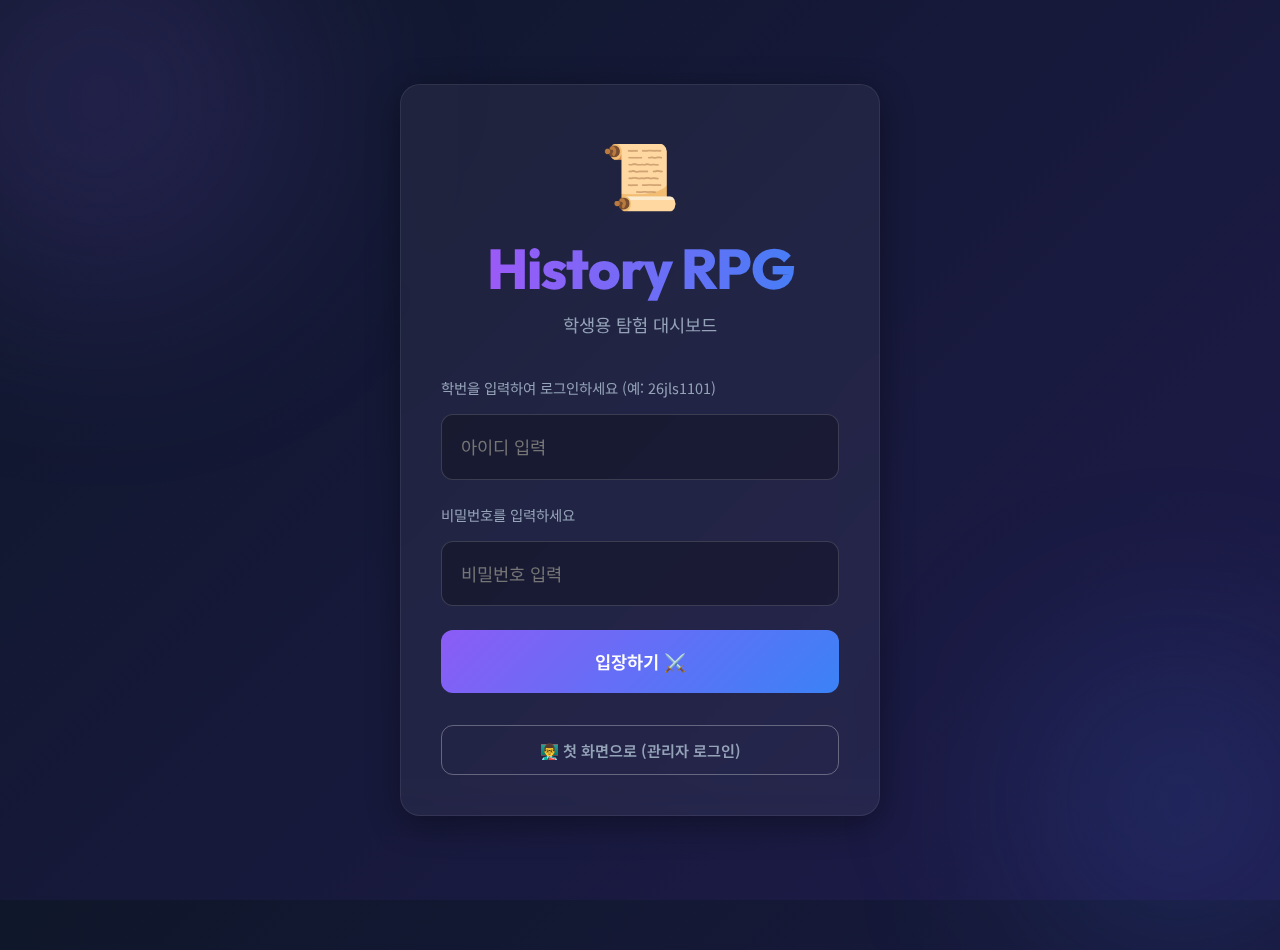
<file: index.html>
<!DOCTYPE html>
<html lang="ko">

<head>
    <meta charset="UTF-8">
    <meta name="viewport" content="width=device-width, initial-scale=1.0">
    <title>히스토리 RPG 대시보드</title>
    <!-- 구글 폰트 불러오기 (초현대적이고 깔끔한 폰트) -->
    <link rel="preconnect" href="https://fonts.googleapis.com">
    <link rel="preconnect" href="https://fonts.gstatic.com" crossorigin>
    <link
        href="https://fonts.googleapis.com/css2?family=Outfit:wght@300;400;600;800&family=Noto+Sans+KR:wght@300;400;500;700&display=swap"
        rel="stylesheet">
    <link rel="stylesheet" href="style.css">
</head>

<body>
    <!-- 배경 이펙트 요소 -->
    <div class="bg-shape circle-1"></div>
    <div class="bg-shape circle-2"></div>

    <div id="app">
        <!-- 1. 로그인 화면 -->
        <section id="login-screen" class="screen active">
            <div class="glass-card login-card">
                <div class="logo-icon">📜</div>
                <h1>History RPG</h1>
                <p class="subtitle">학생용 탐험 대시보드</p>

                <div class="input-group">
                    <label for="student-id">학번을 입력하여 로그인하세요 (예: 26jls1101)</label>
                    <input type="text" id="student-id" placeholder="아이디 입력" autocomplete="off" maxlength="15">
                    <label for="student-pwd" style="margin-top: 0.5rem;">비밀번호를 입력하세요</label>
                    <input type="password" id="student-pwd" placeholder="비밀번호 입력" autocomplete="off" maxlength="15">
                    <button id="login-btn" class="primary-btn glow-effect" style="margin-top: 0.5rem;">입장하기 ⚔️</button>
                    <button id="show-admin-login-btn" type="button" class="outline-btn sm-btn"
                        style="margin-top: 1rem; width: 100%;">👨‍🏫 첫 화면으로 (관리자 로그인)</button>
                </div>
                <p id="login-err" class="error-msg">올바른 학번 형식을 입력해주세요 (6자 이상).</p>
            </div>
        </section>

        <!-- 1-B. 교사(관리자) 화면 진입 로그인 화면 -->
        <section id="admin-login-screen" class="screen" style="max-width: 480px; margin: 0 auto; text-align: center;">
            <div class="glass-card login-card">
                <div class="logo-icon" style="font-size: 3rem; margin-bottom: 1rem;">🔐</div>
                <h2 style="margin-bottom: 0.5rem; color: #fff;">관리자 권한 인증</h2>
                <p class="subtitle" style="margin-bottom: 2rem;">선생님 비밀번호를 입력해주세요.</p>

                <div class="input-group">
                    <input type="password" id="admin-pwd-input" placeholder="비밀번호 입력" autocomplete="off">
                    <button id="admin-login-submit-btn" class="primary-btn glow-effect">인증하기</button>
                    <button id="admin-login-cancel-btn" class="outline-btn" style="margin-top: 0.5rem; width: 100%;">학생
                        화면으로</button>
                    <p id="admin-login-err" class="error-msg">비밀번호가 일치하지 않습니다.</p>
                </div>
            </div>
        </section>

        <!-- 2. 대시보드 화면 -->
        <section id="dashboard-screen" class="screen">
            <header class="dash-header glass-card">
                <div class="user-info">
                    <div class="avatar-sm" id="display-highest-stat-icon">🛡️</div>
                    <div>
                        <h2><span id="display-id" class="highlight-text"></span> 님의 프로필</h2>
                        <div class="user-badges" style="margin-bottom: 0.8rem;">
                            <span class="badge level-badge clickable-badge" id="display-level" title="레벨/칭호 안내 보기">Lv.
                                1</span>
                            <span class="badge title-badge clickable-badge" id="display-title"
                                title="레벨/칭호 안내 보기">훈련병</span>
                            <span class="badge exp-badge">EXP <span id="display-exp">0</span></span>
                        </div>
                        <div class="profile-details">
                            <div class="profile-img-box" id="profile-img-box">
                                <span id="profile-img-placeholder">📸</span>
                            </div>
                            <div class="profile-text-box">
                                <p class="profile-bio" id="display-bio">역사를 탐구하는 탐험가입니다. 아직 생애나 업적이 기록되지 않았습니다.</p>
                                <button id="edit-profile-btn" type="button" class="sm-btn outline-btn"
                                    style="margin-top: 0.5rem; font-size: 0.8rem; position: relative; z-index: 20; pointer-events: auto;">✏️
                                    프로필 편집</button>
                            </div>
                        </div>
                    </div>
                </div>
                <div style="display: flex; gap: 0.5rem; position: relative; z-index: 10;">
                    <button id="teacher-mode-btn" type="button" class="sm-btn outline-btn"
                        style="border-color: rgba(16, 185, 129, 0.4); color: #6ee7b7; pointer-events: auto;">교사
                        화면</button>
                    <button id="logout-btn" type="button" class="sm-btn outline-btn"
                        style="pointer-events: auto;">로그아웃</button>
                </div>
            </header>

            <div class="dashboard-grid">
                <!-- 능력치 시각화 카드 -->
                <div class="glass-card stats-card slide-in-left">
                    <div class="card-header">
                        <h3>📊 나의 능력치</h3>
                        <span class="badge power-badge">전투력(Power) <span id="display-power">0</span></span>
                    </div>

                    <div class="stats-container">
                        <div class="stat-group">
                            <div class="stat-label">
                                <span class="stat-name">💪 힘 (Strength)</span>
                                <span class="stat-val str-text" id="stat-str-val">0</span>
                            </div>
                            <div class="progress-bar">
                                <div class="progress-fill str-fill" id="stat-str"></div>
                            </div>
                        </div>

                        <div class="stat-group">
                            <div class="stat-label">
                                <span class="stat-name">🧠 지력 (Intelligence)</span>
                                <span class="stat-val int-text" id="stat-int-val">0</span>
                            </div>
                            <div class="progress-bar">
                                <div class="progress-fill int-fill" id="stat-int"></div>
                            </div>
                        </div>

                        <div class="stat-group">
                            <div class="stat-label">
                                <span class="stat-name">✨ 매력 (Charisma)</span>
                                <span class="stat-val cha-text" id="stat-cha-val">0</span>
                            </div>
                            <div class="progress-bar">
                                <div class="progress-fill cha-fill" id="stat-cha"></div>
                            </div>
                        </div>
                    </div>
                </div>

                <!-- 활동 기록 (텍스트 에어리어) -->
                <div class="glass-card activity-card slide-in-right">
                    <div class="card-header">
                        <h3 style="display: flex; align-items: center; justify-content: space-between; width: 100%;">
                            <span>📜 교훈 일지 (활동 기록)</span>
                            <span id="log-limit-text"
                                style="font-size: 0.9rem; color: #94a3b8; font-weight: normal;">(오늘 남은 제출 횟수:
                                3/3)</span>
                        </h3>
                    </div>
                    <p class="section-desc">오늘 수업 혹은 자습을 통해 얻은 역사적 지식과 깨달음을 기록하세요.</p>

                    <textarea id="activity-log" placeholder="오늘은 어떤 역사를 탐구했나요? (내용은 브라우저에 자동 저장됩니다)"></textarea>

                    <div class="action-row">
                        <span id="save-status"></span>
                        <button id="save-activity-btn" class="primary-btn sm-btn">기록 저장하기 💾</button>
                    </div>
                </div>
            </div>

            <!-- 네비게이션 액션 (갤러리 이동) -->
            <div class="nav-actions slide-in-up">
                <button id="view-gallery-btn" class="secondary-btn glow-effect">
                    👥 다른 학생(더미) 카드 갤러리 보기
                </button>
            </div>
        </section>

        <!-- 3. 더미 학생 갤러리 화면 -->
        <section id="gallery-screen" class="screen">
            <header class="dash-header glass-card push-down">
                <button id="back-to-dash-btn" class="sm-btn outline-btn">⬅ 대시보드로 복귀</button>
                <h2>동료 탐험가 갤러리</h2>
                <div style="width: 100px;"></div> <!-- 정렬용 여백 -->
            </header>

            <div class="gallery-grid" id="gallery-container">
                <!-- JS에서 더미 카드 6개가 여기에 주입됩니다 -->
            </div>
        </section>

        <!-- 4. 프로필 편집 모달 (오버레이) -->
        <div id="profile-edit-modal" class="modal-overlay" style="display: none;">
            <div class="glass-card modal-content slide-in-up">
                <h3>✏️ 프로필 편집</h3>
                <div class="input-group" style="margin-top: 1rem;">
                    <label>대표 이미지 등록 (권장: 정방형)</label>
                    <input type="file" id="profile-img-input" accept="image/*"
                        style="color: #fff; background: rgba(0,0,0,0.3); padding: 0.5rem; border-radius: 5px;">
                    <div id="profile-img-preview"
                        style="width: 100px; height: 100px; border-radius: 10px; background: rgba(255,255,255,0.1); margin: 0.5rem auto; display: flex; align-items: center; justify-content: center; overflow: hidden;">
                        <span style="font-size: 2rem; color: #94a3b8;">📸</span>
                    </div>
                </div>
                <div class="input-group">
                    <label>상세 프로필 정보</label>
                    <div style="display: flex; gap: 0.5rem;">
                        <button id="open-life-modal-btn" class="secondary-btn glow-effect"
                            style="flex: 1; padding: 0.8rem; font-size: 0.9rem;">📝 생애 작성하기</button>
                        <button id="open-achievement-modal-btn" class="secondary-btn glow-effect"
                            style="flex: 1; padding: 0.8rem; font-size: 0.9rem;">🏆 주요 업적 작성하기</button>
                    </div>
                </div>
                <div style="display: flex; gap: 0.5rem; justify-content: flex-end; margin-top: 1rem;">
                    <button id="cancel-profile-btn" class="outline-btn sm-btn">취소</button>
                    <button id="save-profile-btn" class="primary-btn sm-btn">저장하기</button>
                </div>
            </div>
        </div>

        <!-- 서브 모달 1: 생애 작성 모달 -->
        <div id="sub-modal-life" class="modal-overlay" style="display: none; z-index: 1000;">
            <div class="glass-card modal-content slide-in-up" style="max-width: 400px; padding: 2rem;">
                <h3 style="margin-bottom: 1rem;">📝 생애 작성</h3>
                <textarea id="temp-life-input" placeholder="자신의 역사적 정체성이나 생애 흐름을 기록하세요."
                    style="min-height: 120px;"></textarea>
                <div style="display: flex; gap: 0.5rem; justify-content: flex-end; margin-top: 1rem;">
                    <button id="sub-cancel-life-btn" class="outline-btn sm-btn">취소</button>
                    <button id="sub-confirm-life-btn" class="primary-btn sm-btn">확인</button>
                </div>
            </div>
        </div>

        <!-- 서브 모달 2: 업적 작성 모달 -->
        <div id="sub-modal-achievement" class="modal-overlay" style="display: none; z-index: 1000;">
            <div class="glass-card modal-content slide-in-up" style="max-width: 400px; padding: 2rem;">
                <h3 style="margin-bottom: 1rem;">🏆 주요 업적 작성</h3>
                <textarea id="temp-achievement-input" placeholder="이루어낸 가장 큰 업적이나 자랑스러운 일을 기록하세요."
                    style="min-height: 120px;"></textarea>
                <div style="display: flex; gap: 0.5rem; justify-content: flex-end; margin-top: 1rem;">
                    <button id="sub-cancel-achievement-btn" class="outline-btn sm-btn">취소</button>
                    <button id="sub-confirm-achievement-btn" class="primary-btn sm-btn">확인</button>
                </div>
            </div>
        </div>

        <!-- 5. 교사 화면 진입 비밀번호 모달 (오버레이) -->
        <div id="teacher-pwd-modal" class="modal-overlay" style="display: none; z-index: 1000;">
            <div class="glass-card modal-content slide-in-up"
                style="max-width: 350px; padding: 2rem; text-align: center;">
                <h3 style="margin-bottom: 1rem;">👨‍🏫 교사 권한 확인</h3>
                <p style="font-size: 0.9rem; color: #94a3b8; margin-bottom: 1rem;">교사 비밀번호를 입력해주세요.</p>
                <input type="password" id="teacher-pwd-input" placeholder="****" autocomplete="off"
                    style="margin-bottom: 1rem; text-align: center;">
                <div style="display: flex; gap: 0.5rem; justify-content: center;">
                    <button id="teacher-pwd-cancel-btn" class="outline-btn sm-btn">취소</button>
                    <button id="teacher-pwd-submit-btn" class="primary-btn sm-btn">확인</button>
                </div>
                <p id="teacher-pwd-err" class="error-msg" style="margin-top: 0.5rem;">비밀번호가 일치하지 않습니다.</p>
            </div>
        </div>
        <!-- 6. 레벨/칭호 안내 가이드 모달 (오버레이) -->
        <div id="level-guide-modal" class="modal-overlay" style="display: none; z-index: 1000;">
            <div class="glass-card modal-content slide-in-up" style="max-width: 450px; padding: 2rem;">
                <h3 style="margin-bottom: 1.5rem; text-align: center;">🌟 레벨 및 칭호 안내</h3>

                <div style="display: flex; flex-direction: column; gap: 1rem; margin-bottom: 2rem;">
                    <!-- 각 등급표 안내 -->
                    <div
                        style="display: flex; justify-content: space-between; align-items: center; border-bottom: 1px solid rgba(255,255,255,0.1); padding-bottom: 0.5rem;">
                        <span style="font-weight: 700; color: #fcd34d;">Lv. 1 <span
                                style="color: #6ee7b7; margin-left: 0.5rem;">훈련병</span></span>
                        <span style="color: #94a3b8; font-size: 0.9rem;">기본 부여 (0 EXP)</span>
                    </div>
                    <div
                        style="display: flex; justify-content: space-between; align-items: center; border-bottom: 1px solid rgba(255,255,255,0.1); padding-bottom: 0.5rem;">
                        <span style="font-weight: 700; color: #fcd34d;">Lv. 2 <span
                                style="color: #6ee7b7; margin-left: 0.5rem;">탐험가</span></span>
                        <span style="color: #94a3b8; font-size: 0.9rem;">20 EXP 필요</span>
                    </div>
                    <div
                        style="display: flex; justify-content: space-between; align-items: center; border-bottom: 1px solid rgba(255,255,255,0.1); padding-bottom: 0.5rem;">
                        <span style="font-weight: 700; color: #fcd34d;">Lv. 3 <span
                                style="color: #6ee7b7; margin-left: 0.5rem;">전략가</span></span>
                        <span style="color: #94a3b8; font-size: 0.9rem;">50 EXP 필요</span>
                    </div>
                    <div
                        style="display: flex; justify-content: space-between; align-items: center; border-bottom: 1px solid rgba(255,255,255,0.1); padding-bottom: 0.5rem;">
                        <span style="font-weight: 700; color: #fcd34d;">Lv. 4 <span
                                style="color: #6ee7b7; margin-left: 0.5rem;">사관</span></span>
                        <span style="color: #94a3b8; font-size: 0.9rem;">90 EXP 필요</span>
                    </div>
                    <div
                        style="display: flex; justify-content: space-between; align-items: center; border-bottom: 1px solid rgba(255,255,255,0.1); padding-bottom: 0.5rem;">
                        <span style="font-weight: 700; color: #fcd34d;">Lv. 5 <span
                                style="color: #6ee7b7; margin-left: 0.5rem;">영웅</span></span>
                        <span style="color: #94a3b8; font-size: 0.9rem;">140 EXP 필요</span>
                    </div>
                </div>

                <div style="display: flex; justify-content: center;">
                    <button id="close-level-guide-btn" class="primary-btn sm-btn" style="width: 100%;">확인했습니다</button>
                </div>
            </div>
        </div>

        <!-- 7. 갤러리 상세 프로필 모달 -->
        <div id="gallery-profile-modal" class="modal-overlay" style="display: none; z-index: 1000;">
            <div class="glass-card modal-content slide-in-up" style="max-width: 480px; padding: 2.5rem 2rem;">

                <!-- 상단 프로필 영역 -->
                <div
                    style="display: flex; gap: 1.5rem; align-items: center; border-bottom: 1px solid rgba(255,255,255,0.1); padding-bottom: 1.5rem; margin-bottom: 1.5rem;">
                    <div id="gp-img-box"
                        style="width: 100px; height: 100px; border-radius: 20px; background: rgba(255,255,255,0.1); display: flex; align-items: center; justify-content: center; overflow: hidden; flex-shrink: 0; box-shadow: 0 4px 6px rgba(0,0,0,0.2);">
                        <span style="font-size: 3.5rem;">👤</span>
                    </div>
                    <div style="flex: 1;">
                        <h2 id="gp-id"
                            style="margin-bottom: 0.5rem; font-size: 1.8rem; letter-spacing: 0.5px; color: #f8fafc;">학번
                        </h2>
                        <div class="user-badges">
                            <span class="badge level-badge" id="gp-level"
                                style="font-size: 0.9rem; padding: 0.4rem 0.8rem;">Lv. 1</span>
                            <span class="badge title-badge" id="gp-title"
                                style="font-size: 0.9rem; padding: 0.4rem 0.8rem;">칭호</span>
                        </div>
                    </div>
                </div>

                <!-- 능력치 영역 -->
                <div class="stats-container"
                    style="background: rgba(0,0,0,0.15); border-radius: 12px; padding: 1.2rem; border: 1px solid rgba(255,255,255,0.05); margin-bottom: 1.5rem; gap: 1rem;">
                    <div class="stat-group">
                        <div class="stat-label" style="font-size: 0.95rem; margin-bottom: 0.3rem;">
                            <span class="stat-name">💪 힘 (Strength)</span>
                            <span class="stat-val str-text" id="gp-str">0</span>
                        </div>
                        <div class="progress-bar" style="height: 10px;">
                            <div class="progress-fill str-fill" id="gp-str-fill" style="width: 0%;"></div>
                        </div>
                    </div>
                    <div class="stat-group">
                        <div class="stat-label" style="font-size: 0.95rem; margin-bottom: 0.3rem;">
                            <span class="stat-name">🧠 지력 (Intelligence)</span>
                            <span class="stat-val int-text" id="gp-int">0</span>
                        </div>
                        <div class="progress-bar" style="height: 10px;">
                            <div class="progress-fill int-fill" id="gp-int-fill" style="width: 0%;"></div>
                        </div>
                    </div>
                    <div class="stat-group">
                        <div class="stat-label" style="font-size: 0.95rem; margin-bottom: 0.3rem;">
                            <span class="stat-name">✨ 매력 (Charisma)</span>
                            <span class="stat-val cha-text" id="gp-cha">0</span>
                        </div>
                        <div class="progress-bar" style="height: 10px;">
                            <div class="progress-fill cha-fill" id="gp-cha-fill" style="width: 0%;"></div>
                        </div>
                    </div>
                </div>

                <!-- 생애 및 업적 영역 -->
                <div style="background: rgba(255,255,255,0.03); border-radius: 12px; padding: 1.5rem;">
                    <div style="margin-bottom: 1.5rem;">
                        <h3
                            style="margin-bottom: 0.6rem; font-size: 1.1rem; color: #fcd34d; display: flex; align-items: center; gap: 0.5rem;">
                            <span style="font-size:1.2rem;">📖</span> 생애
                        </h3>
                        <p id="gp-life"
                            style="color: #cbd5e1; font-size: 0.95rem; line-height: 1.7; white-space: pre-wrap;">기록 없음
                        </p>
                    </div>
                    <div>
                        <h3
                            style="margin-bottom: 0.6rem; font-size: 1.1rem; color: #fcd34d; display: flex; align-items: center; gap: 0.5rem;">
                            <span style="font-size:1.2rem;">🏆</span> 주요 업적
                        </h3>
                        <p id="gp-achievement"
                            style="color: #cbd5e1; font-size: 0.95rem; line-height: 1.7; white-space: pre-wrap;">기록 없음
                        </p>
                    </div>
                </div>

                <div style="display: flex; justify-content: center; margin-top: 2rem;">
                    <button id="close-gp-modal-btn" class="primary-btn sm-btn"
                        style="width: 100%; font-size: 1rem; padding: 1rem;">확인했습니다</button>
                </div>
            </div>
        </div>
    </div>

    <!-- 로직 스크립트 연결 -->
    <script src="app.js"></script>
</body>

</html>
</file>
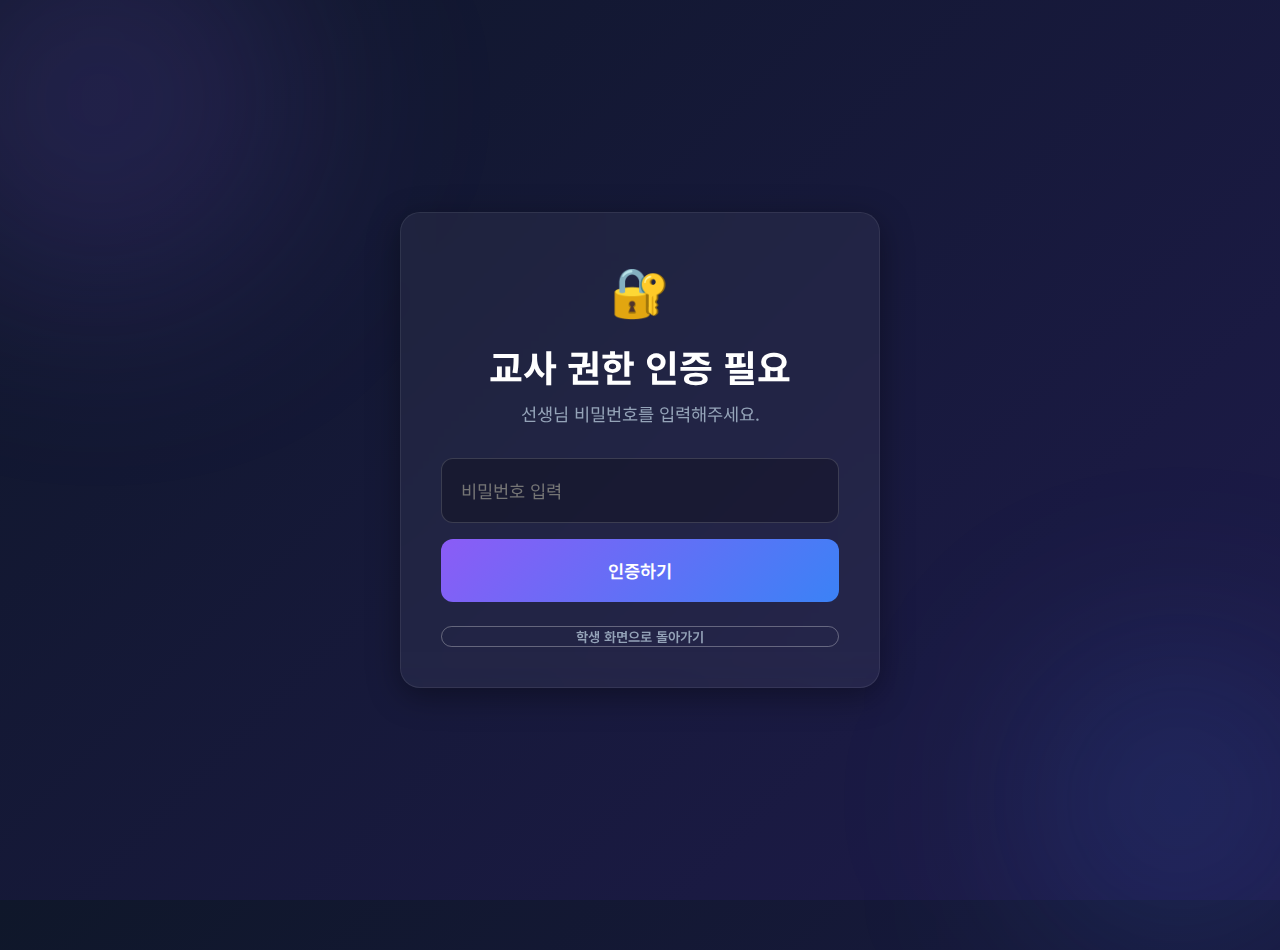
<file: teacher.html>
<!DOCTYPE html>
<html lang="ko">

<head>
    <meta charset="UTF-8">
    <meta name="viewport" content="width=device-width, initial-scale=1.0">
    <title>히스토리 RPG - 교사 대시보드</title>
    <link rel="preconnect" href="https://fonts.googleapis.com">
    <link rel="preconnect" href="https://fonts.gstatic.com" crossorigin>
    <link
        href="https://fonts.googleapis.com/css2?family=Outfit:wght@300;400;600;800&family=Noto+Sans+KR:wght@300;400;500;700&display=swap"
        rel="stylesheet">
    <link rel="stylesheet" href="style.css">
    <link rel="stylesheet" href="teacher.css">
</head>

<body>
    <div class="bg-shape circle-1"></div>
    <div class="bg-shape circle-2"></div>

    <div id="app" class="teacher-app">
        <!-- 로그인 필요 알림 화면 -->
        <section id="auth-screen" class="screen main-auth active"
            style="max-width: 480px; margin: 0 auto; text-align: center;">
            <div class="glass-card login-card mt-10">
                <div class="logo-icon" style="font-size: 3rem; margin-bottom: 1rem;">🔐</div>
                <h2 style="margin-bottom: 0.5rem; color: #fff;">교사 권한 인증 필요</h2>
                <p class="subtitle" style="margin-bottom: 2rem;">선생님 비밀번호를 입력해주세요.</p>

                <div class="input-group">
                    <input type="password" id="teacher-pwd-input" placeholder="비밀번호 입력" autocomplete="off">
                    <button id="teacher-login-btn" class="primary-btn glow-effect">인증하기</button>
                    <button id="back-to-student-btn" class="outline-btn" style="margin-top: 0.5rem; width: 100%;">학생
                        화면으로 돌아가기</button>
                    <p id="teacher-login-err" class="error-msg">비밀번호가 일치하지 않습니다.</p>
                </div>
            </div>
        </section>

        <!-- 대시보드 화면 -->
        <section id="teacher-dashboard" class="screen" style="display: none;">
            <header class="dash-header glass-card">
                <div class="user-info">
                    <div class="avatar-sm">🎓</div>
                    <div>
                        <h2>교사 대시보드</h2>
                        <div class="user-badges">
                            <span class="badge" style="background: rgba(255,255,255,0.2);">관리자 모드</span>
                        </div>
                    </div>
                </div>
                <div style="display: flex; gap: 0.5rem;">
                    <button id="student-mode-btn" class="sm-btn outline-btn"
                        style="border-color: rgba(59, 130, 246, 0.4); color: #93c5fd;">학생 메뉴 복귀</button>
                    <button id="teacher-logout-btn" class="sm-btn outline-btn"
                        style="border-color: rgba(239, 68, 68, 0.4); color: #fca5a5;">권한 해제</button>
                </div>
            </header>

            <!-- 통계 섹션 -->
            <div class="dashboard-grid teacher-grid">
                <!-- 상단 3개 통계 -->
                <div class="glass-card stat-box slide-in-up" style="animation-delay: 0.1s;">
                    <div class="stat-title">오늘 승인 수</div>
                    <div class="stat-value" id="stat-today-subs">0</div>
                </div>
                <div class="glass-card stat-box slide-in-up" style="animation-delay: 0.2s;">
                    <div class="stat-title">누적 승인 수</div>
                    <div class="stat-value int-text" id="stat-approved-subs">0</div>
                </div>
                <div class="glass-card stat-box slide-in-up" style="animation-delay: 0.3s;">
                    <div class="stat-title">학생 평균 레벨</div>
                    <div class="stat-value str-text" id="stat-avg-level">Lv. 0</div>
                </div>
            </div>

            <!-- TOP 3 학생 목록 섹션 -->
            <div class="glass-card full-width-card slide-in-up" style="margin-bottom: 2rem; animation-delay: 0.35s;">
                <div class="card-header" style="margin-bottom: 1rem;">
                    <h3>🏆 최우수 탐험가 TOP 3 (전투력 기준)</h3>
                </div>
                <div class="top3-list" id="top3-container"
                    style="display: flex; gap: 1rem; justify-content: space-around; flex-wrap: wrap;">
                    <!-- JS에서 렌더링 -->
                    <div style="color: #94a3b8; text-align: center; width: 100%;">데이터가 없습니다.</div>
                </div>
            </div>

            <!-- 학생 통합 능력치 관리 섹션 -->
            <div class="glass-card full-width-card slide-in-up" style="margin-bottom: 2rem; animation-delay: 0.38s;">
                <div class="card-header" style="margin-bottom: 1rem;">
                    <h3>👥 전체 학생 능력치 직접 수정</h3>
                </div>
                <div class="student-manager-list" id="student-manager-container">
                    <!-- JS에서 학생별 관리 카드 렌더링 -->
                    <div style="color: #94a3b8; text-align: center; padding: 1rem;">제출 기록이 있는 학생부터 표시됩니다.</div>
                </div>
            </div>

            <!-- 제출 목록 목록 섹션 -->
            <div class="glass-card full-width-card slide-in-up" style="animation-delay: 0.4s;">
                <div class="card-header">
                    <h3>📝 학생 탐험 일지 제출 목록</h3>
                </div>

                <div class="submission-list" id="submission-container">
                    <!-- JS에서 제출 아이템들이 렌더링 됩니다 -->
                </div>
            </div>
        </section>
    </div>

    <!-- 교사 로직 스크립트 연결 -->
    <script src="teacher.js"></script>
</body>

</html>
</file>
<file: style.css>
﻿/* ===== CSS 변??�?기본 ?�마 ?�정 ===== */
:root {
    /* ?�도?�는 ?�크/?�주/마법 ?�마 ?�상 */
    --bg-color-1: #0f172a;

    /* === ?�?�보??- ?�로???�역 ?��???=== */
    .profile-details {
        display: flex;
        align-items: center;
        gap: 1rem;
        margin-top: 0.5rem;
        background: rgba(0, 0, 0, 0.15);
        padding: 1.2rem;
        border-radius: 10px;
        border: 1px solid rgba(255, 255, 255, 0.05);
    }

    .profile-img-box {
        width: 120px;
        height: 120px;
        border-radius: 12px;
        background: rgba(255, 255, 255, 0.1);
        display: flex;
        justify-content: center;
        align-items: center;
        overflow: hidden;
        flex-shrink: 0;
        box-shadow: 0 4px 6px rgba(0, 0, 0, 0.1);
    }

    .profile-img-box img {
        width: 100%;
        height: 100%;
        object-fit: cover;
    }

    .profile-img-placeholder {
        font-size: 2.2rem;
        color: #94a3b8;
    }

    .profile-text-box {
        flex: 1;
    }

    .profile-bio {
        font-size: 0.9rem;
        line-height: 1.4;
        color: #e2e8f0;
        margin-bottom: 0.5rem;
        display: -webkit-box;
        -webkit-line-clamp: 3;
        -webkit-box-orient: vertical;
        overflow: hidden;
    }

    /* === 모달(Modal) 공통 ?��???=== */
    .modal-overlay {
        position: fixed;
        top: 0;
        left: 0;
        right: 0;
        bottom: 0;
        background: rgba(0, 0, 0, 0.6);
        backdrop-filter: blur(5px);
        z-index: 999;
        display: flex;
        justify-content: center;
        align-items: center;
        padding: 1.2rem;
    }

    .modal-content {
        background: rgba(15, 23, 42, 0.9);
        width: 100%;
        max-width: 500px;
        max-height: 90vh;
        overflow-y: auto;
        position: relative;
        box-shadow: 0 20px 40px rgba(0, 0, 0, 0.4);
        border: 1px solid rgba(255, 255, 255, 0.1);
    }

    /* 갤러�??�션 */
    --bg-color-2: #1e1b4b;
    /* ???�플 */

    /* 글?�스모피�??�과 변??*/
    --glass-bg: rgba(255, 255, 255, 0.05);
    --glass-border: rgba(255, 255, 255, 0.08);
    --glass-shadow: 0 8px 32px 0 rgba(0, 0, 0, 0.37);

    /* ?�인??컬러 */
    --primary: #8b5cf6;
    --primary-hover: #7c3aed;
    --secondary: #3b82f6;

    /* ?�스??컬러 */
    --text-main: #f8fafc;
    --text-muted: #94a3b8;

    /* ?�탯 컬러 */
    --str-color: #ef4444;
    /* ?? 빨강 */
    --int-color: #3b82f6;
    /* 지?? ?�랑 */
    --cha-color: #f59e0b;
    /* 매력: 주황/금색 */
}

/* ===== 리셋 �??�역 ?��???===== */
* {
    box-sizing: border-box;
    margin: 0;
    padding: 0;
    word-break: keep-all;
    overflow-wrap: break-word;
}

body {
    background: linear-gradient(135deg, var(--bg-color-1), var(--bg-color-2));
    color: var(--text-main);
    min-height: 100vh;
    font-family: 'Noto Sans KR', 'Outfit', sans-serif;
    display: flex;
    justify-content: center;
    align-items: center;
    overflow-x: hidden;
    position: relative;
}

/* 배경 ?�식 ?�니메이???�과 */
.bg-shape {
    position: absolute;
    border-radius: 50%;
    filter: blur(100px);
    z-index: 0;
    animation: float 15s infinite ease-in-out alternate;
}

.circle-1 {
    width: 400px;
    height: 400px;
    background: rgba(139, 92, 246, 0.15);
    /* 보라??�?*/
    top: -100px;
    left: -100px;
}

.circle-2 {
    width: 300px;
    height: 300px;
    background: rgba(59, 130, 246, 0.15);
    /* ?��???�?*/
    bottom: -50px;
    right: -50px;
    animation-direction: alternate-reverse;
}

@keyframes float {
    0% {
        transform: translate(0, 0);
    }

    100% {
        transform: translate(50px, 50px);
    }
}

/* ===== ?�이?�웃 ===== */
#app {
    width: 100%;
    max-width: 1100px;
    padding: 2rem;
    position: relative;
    z-index: 1;
    /* 구형 배경 ?�로 ?�게 ?�정 */
}

/* ===== ?�면(Screen) ?�환 ?�니메이??===== */
.screen {
    display: none;
    opacity: 0;
    transition: opacity 0.4s ease, transform 0.4s ease;
    transform: translateY(20px);
}

.screen.active {
    display: block;
    opacity: 1;
    transform: translateY(0);
    animation: fadeUp 0.6s cubic-bezier(0.16, 1, 0.3, 1) forwards;
}

@keyframes fadeUp {
    from {
        opacity: 0;
        transform: translateY(30px);
    }

    to {
        opacity: 1;
        transform: translateY(0);
    }
}

/* ===== 글?�스모피�?카드 공통 ?�자??===== */
.glass-card {
    background: var(--glass-bg);
    backdrop-filter: blur(16px);
    -webkit-backdrop-filter: blur(16px);
    border: 1px solid var(--glass-border);
    border-radius: 20px;
    padding: 2.5rem;
    box-shadow: var(--glass-shadow);
    transition: transform 0.3s ease, box-shadow 0.3s ease;
}

/* ===== ?�?�포그래??===== */
h1 {
    font-family: 'Outfit', sans-serif;
    font-size: 3.5rem;
    font-weight: 800;
    background: linear-gradient(to right, #a855f7, #3b82f6);
    -webkit-background-clip: text;
    background-clip: text;
    -webkit-text-fill-color: transparent;
    margin-bottom: 0.5rem;
    letter-spacing: -1px;
}

h2 {
    font-size: 2.3rem;
    font-weight: 700;
}

h3 {
    font-size: 1.4rem;
    font-weight: 600;
    color: #e2e8f0;
    margin: 0;
}

p.subtitle {
    color: var(--text-muted);
    font-size: 1.1rem;
    margin-bottom: 2.5rem;
}

.highlight-text {
    color: var(--primary);
    font-family: 'Outfit', sans-serif;
}

/* ===== 로그???�면 ===== */
#login-screen {
    max-width: 480px;
    margin: 0 auto;
    text-align: center;
}

.logo-icon {
    font-size: 4rem;
    margin-bottom: 1rem;
    animation: pulse 2s infinite;
}

@keyframes pulse {
    0% {
        transform: scale(1);
    }

    50% {
        transform: scale(1.05);
    }

    100% {
        transform: scale(1);
    }
}

.input-group {
    display: flex;
    flex-direction: column;
    gap: 1rem;
    text-align: left;
}

.input-group label {
    font-size: 0.9rem;
    color: var(--text-muted);
}

input[type="text"],
input[type="password"],
textarea {
    width: 100%;
    padding: 1.2rem;
    border-radius: 12px;
    border: 1px solid rgba(255, 255, 255, 0.15);
    background: rgba(0, 0, 0, 0.25);
    color: #fff;
    font-size: 1.1rem;
    outline: none;
    transition: all 0.3s ease;
    font-family: inherit;
}

input[type="text"]:focus,
input[type="password"]:focus,
textarea:focus {
    border-color: var(--primary);
    box-shadow: 0 0 0 4px rgba(139, 92, 246, 0.2);
    background: rgba(0, 0, 0, 0.4);
}

/* ===== 버튼 ?��???===== */
button {
    border: none;
    border-radius: 12px;
    font-family: inherit;
    font-weight: 600;
    cursor: pointer;
    transition: all 0.3s ease;
    display: inline-flex;
    align-items: center;
    justify-content: center;
    gap: 0.5rem;
}

.primary-btn {
    background: linear-gradient(135deg, var(--primary), var(--secondary));
    color: white;
    padding: 1.2rem;
    font-size: 1.1rem;
    width: 100%;
}

.primary-btn:hover {
    transform: translateY(-3px);
    box-shadow: 0 10px 20px -5px rgba(139, 92, 246, 0.5);
}

.secondary-btn {
    background: rgba(255, 255, 255, 0.1);
    color: white;
    border: 1px solid rgba(255, 255, 255, 0.2);
    padding: 1.2rem 2.5rem;
    font-size: 1.1rem;
}

.secondary-btn:hover {
    background: rgba(255, 255, 255, 0.2);
    transform: translateY(-3px);
}

.sm-btn {
    padding: 0.8rem 1.5rem;
    font-size: 0.95rem;
    width: auto;
}

.outline-btn {
    background: transparent;
    border: 1px solid rgba(255, 255, 255, 0.3);
    color: var(--text-muted);
}

.outline-btn:hover {
    color: white;
    border-color: white;
    background: rgba(255, 255, 255, 0.05);
}

.error-msg {
    color: #ef4444;
    font-size: 0.9rem;
    margin-top: 1rem;
    display: none;
}

/* ===== ?�?�보???�더 ===== */
.dash-header {
    display: flex;
    justify-content: space-between;
    align-items: flex-start;
    margin-bottom: 2rem;
    padding: 1.5rem 2rem;
}

.user-info {
    display: flex;
    align-items: flex-start;
    gap: 1.5rem;
}

.user-badges {
    display: flex;
    gap: 0.5rem;
    margin-top: 0.5rem;
}

.avatar-sm {
    font-size: 2.3rem;
    background: rgba(255, 255, 255, 0.1);
    width: 65px;
    height: 65px;
    display: flex;
    justify-content: center;
    align-items: center;
    border-radius: 50%;
}

/* ===== ?�?�보??메인 그리??===== */
.dashboard-grid {
    display: grid;
    grid-template-columns: 1fr 1.5fr;
    gap: 2rem;
    margin-bottom: 2rem;
}

/* 카드 공통 ?�더 */
.card-header {
    display: flex;
    justify-content: space-between;
    align-items: center;
    margin-bottom: 1.5rem;
}

.badge {
    background: rgba(139, 92, 246, 0.2);
    color: #c4b5fd;
    padding: 0.3rem 0.8rem;
    border-radius: 20px;
    font-size: 0.85rem;
    font-weight: 700;
}

.level-badge {
    background: rgba(245, 158, 11, 0.2);
    color: #fcd34d;
}

.title-badge {
    background: rgba(16, 185, 129, 0.2);
    color: #6ee7b7;
}

.exp-badge {
    background: rgba(59, 130, 246, 0.2);
    color: #93c5fd;
}

.power-badge {
    background: rgba(239, 68, 68, 0.2);
    color: #fca5a5;
}

.section-desc {
    color: var(--text-muted);
    font-size: 0.95rem;
    margin-bottom: 1.5rem;
}

/* ===== ?�력�?막�?(Stats) ===== */
.stats-container {
    display: flex;
    flex-direction: column;
    gap: 1.5rem;
}

.stat-label {
    display: flex;
    justify-content: space-between;
    margin-bottom: 0.5rem;
    font-weight: 600;
    font-size: 1.05rem;
}

.stat-name {
    color: #e2e8f0;
}

.stat-val {
    font-family: 'Outfit', sans-serif;
    font-size: 1.2rem;
    font-weight: 800;
}

.str-text {
    color: var(--str-color);
}

.int-text {
    color: var(--int-color);
}

.cha-text {
    color: var(--cha-color);
}

.progress-bar {
    height: 14px;
    background: rgba(0, 0, 0, 0.4);
    border-radius: 20px;
    overflow: hidden;
    box-shadow: inset 0 2px 4px rgba(0, 0, 0, 0.5);
}

.progress-fill {
    height: 100%;
    width: 0%;
    /* JS�??�어??*/
    border-radius: 20px;
    transition: width 1.5s cubic-bezier(0.22, 1, 0.36, 1);
    position: relative;
    overflow: hidden;
}

/* 막�? 차트 ?�니메이??/ 그라?�이??*/
.progress-fill::after {
    content: '';
    position: absolute;
    top: 0;
    left: 0;
    bottom: 0;
    right: 0;
    background: linear-gradient(90deg, rgba(255, 255, 255, 0) 0%, rgba(255, 255, 255, 0.3) 50%, rgba(255, 255, 255, 0) 100%);
    animation: shimmer 2s infinite;
}

@keyframes shimmer {
    0% {
        transform: translateX(-100%);
    }

    100% {
        transform: translateX(100%);
    }
}

.str-fill {
    background: linear-gradient(90deg, #991b1b, var(--str-color));
}

.int-fill {
    background: linear-gradient(90deg, #1e3a8a, var(--int-color));
}

.cha-fill {
    background: linear-gradient(90deg, #92400e, var(--cha-color));
}

/* ===== ?�동 기록 UI ===== */
textarea {
    height: 200px;
    resize: none;
    line-height: 1.6;
    margin-bottom: 1.5rem;
}

.action-row {
    display: flex;
    justify-content: space-between;
    align-items: center;
}

#save-status {
    color: #10b981;
    font-weight: 500;
    opacity: 0;
    transition: opacity 0.3s;
}

/* ?�비게이???�션 */
.nav-actions {
    text-align: center;
}

/* ===== 갤러�??�면 ===== */
.gallery-grid {
    display: grid;
    grid-template-columns: repeat(auto-fill, minmax(300px, 1fr));
    gap: 1.8rem;
}

.dummy-card {
    padding: 2rem 1.5rem;
    text-align: center;
    display: flex;
    flex-direction: column;
    align-items: center;
    border-top: 1px solid rgba(255, 255, 255, 0.2);
    border-left: 1px solid rgba(255, 255, 255, 0.2);
}

.dummy-card:hover {
    transform: translateY(-8px) scale(1.02);
    background: rgba(255, 255, 255, 0.08);
    box-shadow: 0 15px 35px rgba(0, 0, 0, 0.4);
}

.dummy-avatar {
    width: 120px;
    height: 120px;
    border-radius: 50%;
    margin-bottom: 1rem;
    background: linear-gradient(135deg, rgba(255, 255, 255, 0.1), rgba(255, 255, 255, 0));
    border: 1px solid rgba(255, 255, 255, 0.2);
    display: flex;
    align-items: center;
    justify-content: center;
    font-size: 2.5rem;
    box-shadow: 0 0 15px rgba(0, 0, 0, 0.3);
}

.dummy-id {
    font-family: 'Outfit', sans-serif;
    font-weight: 700;
    font-size: 1.3rem;
    margin-bottom: 0.3rem;
    color: #fff;
}

.dummy-title {
    color: var(--primary);
    font-size: 0.9rem;
    font-weight: 500;
    margin-bottom: 1.2rem;
}

.dummy-stats {
    display: flex;
    justify-content: center;
    gap: 0.8rem;
    width: 100%;
}

.dummy-stats span {
    background: rgba(0, 0, 0, 0.3);
    padding: 0.4rem 0.8rem;
    border-radius: 8px;
    font-size: 0.85rem;
    font-weight: 600;
    color: #e2e8f0;
    border: 1px solid rgba(255, 255, 255, 0.05);
}

/* ===== 모바??반응??===== */
@media (max-width: 850px) {
    .dashboard-grid {
        grid-template-columns: 1fr;
    }

    h1 {
        font-size: 2.8rem;
    }

    .dash-header {
        flex-direction: column;
        gap: 1rem;
        text-align: center;
    }
} 
 
</file>
<file: teacher.css>
/* ===== 교사 전용 추가 CSS ===== */
.teacher-app {
    max-width: 1200px;
}

/* 통계 그리드 (3단) */
.teacher-grid {
    grid-template-columns: repeat(3, 1fr);
    margin-bottom: 2rem;
}

.stat-box {
    text-align: center;
    padding: 2rem;
}

.stat-box .stat-title {
    color: var(--text-muted);
    font-size: 1.1rem;
    font-weight: 600;
    margin-bottom: 0.5rem;
}

.stat-box .stat-value {
    font-size: 2.5rem;
    font-weight: 800;
    font-family: 'Outfit', sans-serif;
}

.full-width-card {
    grid-column: 1 / -1;
}

/* 제출 목록 (리스트형) */
.submission-list {
    display: flex;
    flex-direction: column;
    gap: 1rem;
    max-height: 60vh;
    overflow-y: auto;
    padding-right: 0.5rem;
}

/* 스크롤바 커스텀 */
.submission-list::-webkit-scrollbar {
    width: 8px;
}

.submission-list::-webkit-scrollbar-track {
    background: rgba(0, 0, 0, 0.1);
    border-radius: 10px;
}

.submission-list::-webkit-scrollbar-thumb {
    background: rgba(255, 255, 255, 0.2);
    border-radius: 10px;
}

.submission-list::-webkit-scrollbar-thumb:hover {
    background: rgba(255, 255, 255, 0.3);
}

.submission-item {
    display: flex;
    justify-content: space-between;
    align-items: flex-start;
    padding: 1.5rem;
    background: rgba(0, 0, 0, 0.2);
    border: 1px solid rgba(255, 255, 255, 0.05);
    border-radius: 15px;
    transition: transform 0.2s;
}

.submission-item:hover {
    background: rgba(0, 0, 0, 0.3);
}

.sub-left {
    flex: 1;
    padding-right: 2rem;
}

.sub-header {
    display: flex;
    align-items: center;
    gap: 1rem;
    margin-bottom: 0.8rem;
}

.sub-id {
    font-family: 'Outfit', sans-serif;
    font-weight: 700;
    font-size: 1.1rem;
    color: #fff;
}

.sub-time {
    font-size: 0.85rem;
    color: var(--text-muted);
}

.sub-content {
    color: #cbd5e1;
    line-height: 1.6;
    font-size: 1rem;
    white-space: pre-wrap;
}

.sub-right {
    display: flex;
    flex-direction: column;
    align-items: center;
    gap: 0.8rem;
    min-width: 120px;
}

.status-badge {
    padding: 0.4rem 1rem;
    border-radius: 20px;
    font-size: 0.85rem;
    font-weight: 600;
    text-align: center;
    width: 100%;
}

.status-pending {
    background: rgba(245, 158, 11, 0.2);
    color: #fcd34d;
}

.status-approved {
    background: rgba(16, 185, 129, 0.2);
    color: #6ee7b7;
    border: 1px solid rgba(16, 185, 129, 0.4);
}

.approve-btn {
    background: linear-gradient(135deg, #10b981, #059669);
    padding: 0.6rem;
    font-size: 0.9rem;
}

.approve-btn:hover {
    transform: translateY(-2px);
    box-shadow: 0 5px 15px rgba(16, 185, 129, 0.3);
}

/* 능력치 배분 UI */
.stat-adjuster {
    display: flex;
    align-items: center;
    gap: 0.5rem;
    background: rgba(0, 0, 0, 0.3);
    padding: 0.5rem 0.8rem;
    border-radius: 10px;
    margin-bottom: 0.5rem;
    font-size: 0.9rem;
    width: 100%;
    justify-content: space-between;
}

.stat-adjuster input[type="number"] {
    width: 50px;
    padding: 0.2rem;
    text-align: center;
    border: 1px solid rgba(255, 255, 255, 0.2);
    border-radius: 5px;
    background: rgba(0, 0, 0, 0.5);
    color: #fff;
    font-family: inherit;
}

.stat-adjuster label {
    font-weight: 600;
}

/* TOP3 명예의 전당 카드 */
.top3-card {
    background: rgba(255, 255, 255, 0.05);
    border: 1px solid rgba(255, 255, 255, 0.1);
    border-radius: 12px;
    padding: 1.2rem;
    text-align: center;
    flex: 1;
    min-width: 200px;
    display: flex;
    flex-direction: column;
    align-items: center;
    gap: 0.5rem;
}

.top3-rank {
    font-size: 1.5rem;
    font-weight: 800;
}

.rank-1 {
    color: #fbbf24;
}

/* Gold */
.rank-2 {
    color: #94a3b8;
}

/* Silver */
.rank-3 {
    display: flex;
    justify-content: space-between;
    margin-top: 0.5rem;
}

.stat-result {
    font-weight: 700;
    font-size: 1.2rem;
}

.manager-actions {
    display: flex;
    justify-content: flex-end;
    margin-top: 1rem;
}

/* 모바일 반응형 */
@media (max-width: 850px) {
    .teacher-grid {
        grid-template-columns: 1fr;
    }

    .submission-item {
        flex-direction: column;
        gap: 1.5rem;
    }

    .sub-right {
        width: 100%;
        align-items: flex-start;
        flex-direction: row;
        justify-content: space-between;
    }

    .status-badge {
        width: auto;
    }
}

/* 학생 관리자 리스트 */
.student-manager-list {
    display: flex;
    flex-direction: column;
    gap: 1rem;
    max-height: 50vh;
    overflow-y: auto;
    padding-right: 0.5rem;
}

.student-manager-list::-webkit-scrollbar {
    width: 8px;
}

.student-manager-list::-webkit-scrollbar-track {
    background: rgba(0, 0, 0, 0.1);
    border-radius: 10px;
}

.student-manager-list::-webkit-scrollbar-thumb {
    background: rgba(255, 255, 255, 0.2);
    border-radius: 10px;
}

.manager-card {
    background: rgba(0, 0, 0, 0.2);
    border: 1px solid rgba(255, 255, 255, 0.05);
    border-radius: 15px;
    padding: 1.5rem;
}

.manager-header {
    display: flex;
    justify-content: space-between;
    align-items: center;
    margin-bottom: 1rem;
    border-bottom: 1px solid rgba(255, 255, 255, 0.1);
    padding-bottom: 0.5rem;
}

.manager-id {
    font-family: 'Outfit', sans-serif;
    font-weight: 700;
    font-size: 1.2rem;
    color: #fff;
}

.manager-lvl {
    color: #fcd34d;
    font-weight: 600;
}

.stat-sliders-grid {
    display: grid;
    grid-template-columns: repeat(3, 1fr);
    gap: 1rem;
}

.slider-group {
    background: rgba(0, 0, 0, 0.2);
    padding: 1rem;
    border-radius: 10px;
    text-align: center;
}

.slider-label {
    font-weight: 600;
    margin-bottom: 0.5rem;
    display: block;
    color: #e2e8f0;
}

/* 커스텀 슬라이더 */
.stat-range {
    -webkit-appearance: none;
    width: 100%;
    height: 6px;
    background: rgba(255, 255, 255, 0.2);
    border-radius: 5px;
    outline: none;
    margin: 10px 0;
}

.stat-range::-webkit-slider-thumb {
    -webkit-appearance: none;
    appearance: none;
    width: 20px;
    height: 20px;
    border-radius: 50%;
    background: var(--primary);
    cursor: pointer;
    box-shadow: 0 0 10px var(--primary);
}

.stat-diff {
    font-size: 0.85rem;
    color: #94a3b8;
    display: flex;
    justify-content: space-between;
    margin-top: 0.5rem;
}

.stat-result {
    font-weight: 700;
    font-size: 1.2rem;
}

.manager-actions {
    display: flex;
    justify-content: flex-end;
    margin-top: 1rem;
}

/* ✅ 강제 클릭 가능 패치: 승인 버튼이 안 눌릴 때 무조건 통과시키기 */

.submission-item,
.sub-left,
.sub-right {
    position: relative !important;
    z-index: 1 !important;
    pointer-events: auto !important;
}

button,
.btn,
.primary-btn,
.approve-btn {
    pointer-events: auto !important;
    position: relative !important;
    z-index: 999999 !important;
    cursor: pointer !important;
}

/* 글래스/오버레이가 가상요소(::before/::after)로 덮는 케이스 차단 */
.submission-item::before,
.submission-item::after,
.sub-right::before,
.sub-right::after,
.sub-left::before,
.sub-left::after,
.card::before,
.card::after,
body::before,
body::after {
    pointer-events: none !important;
}
</file>
